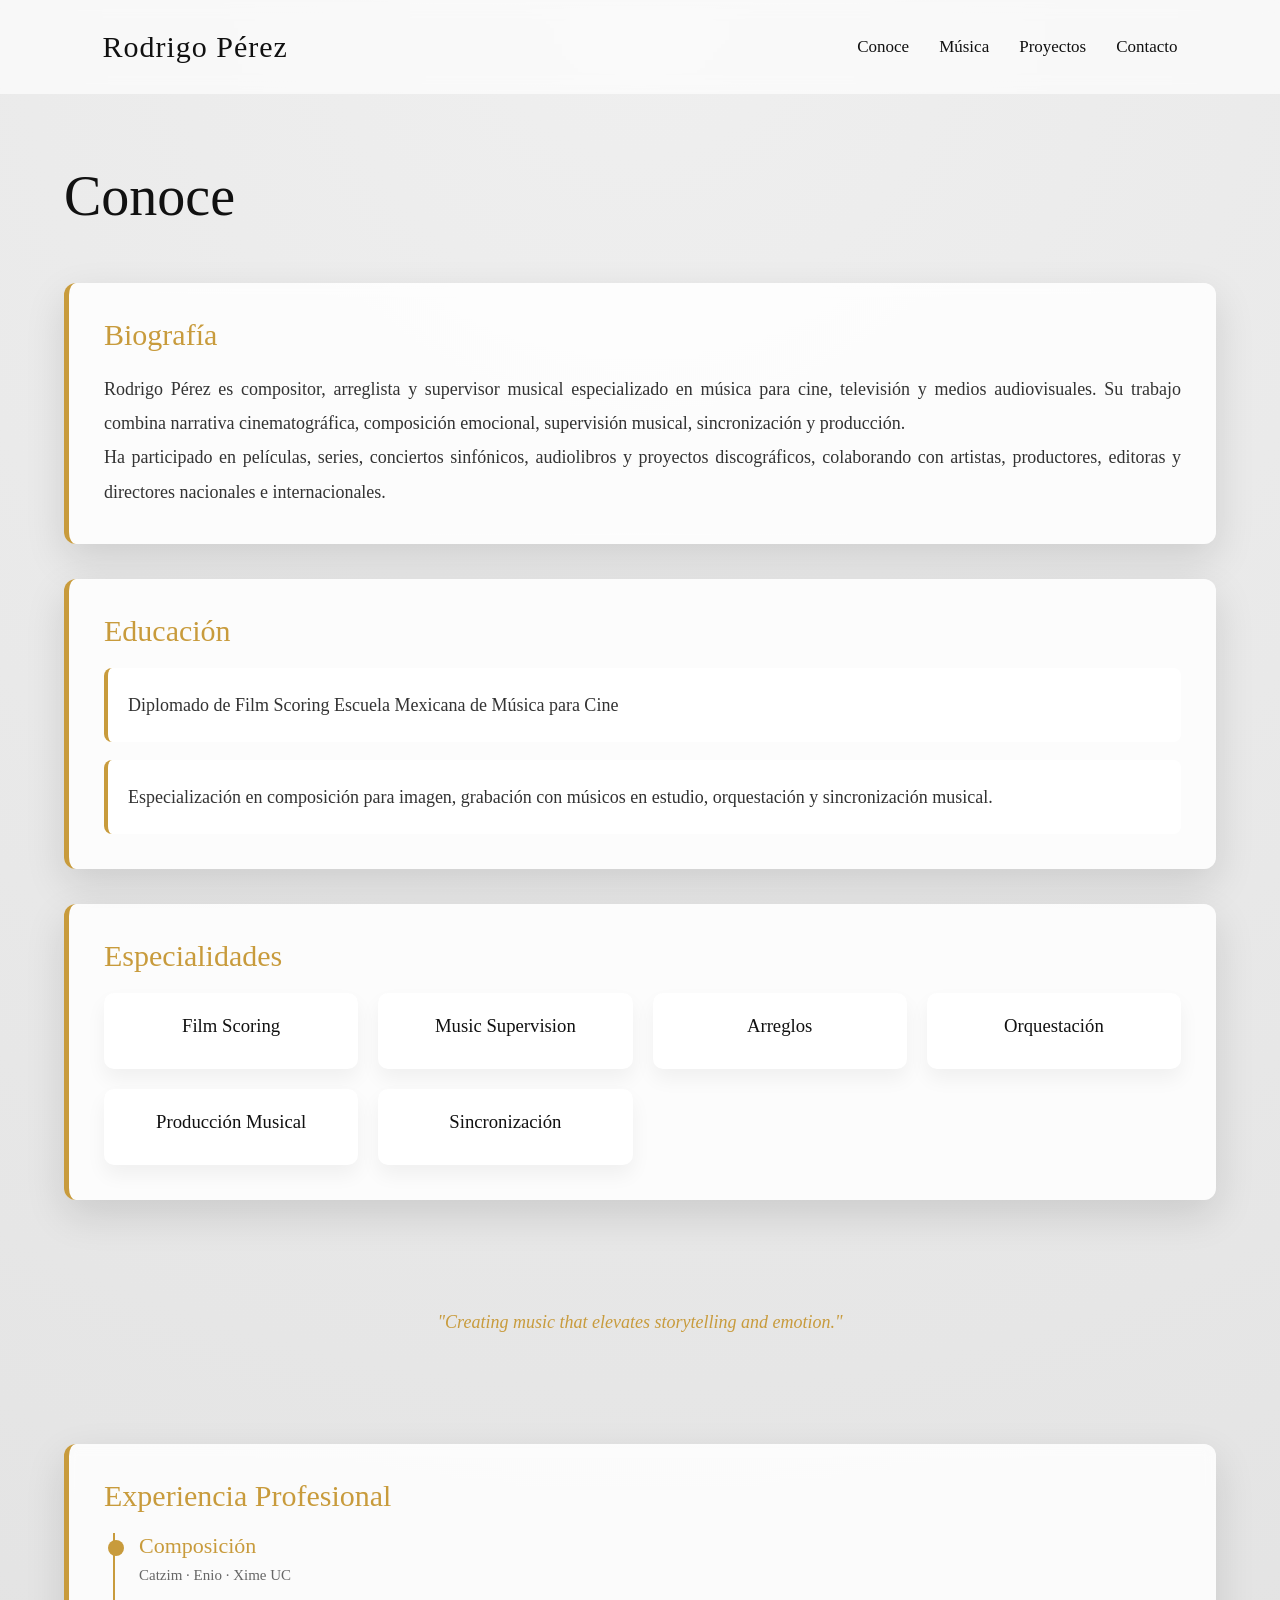
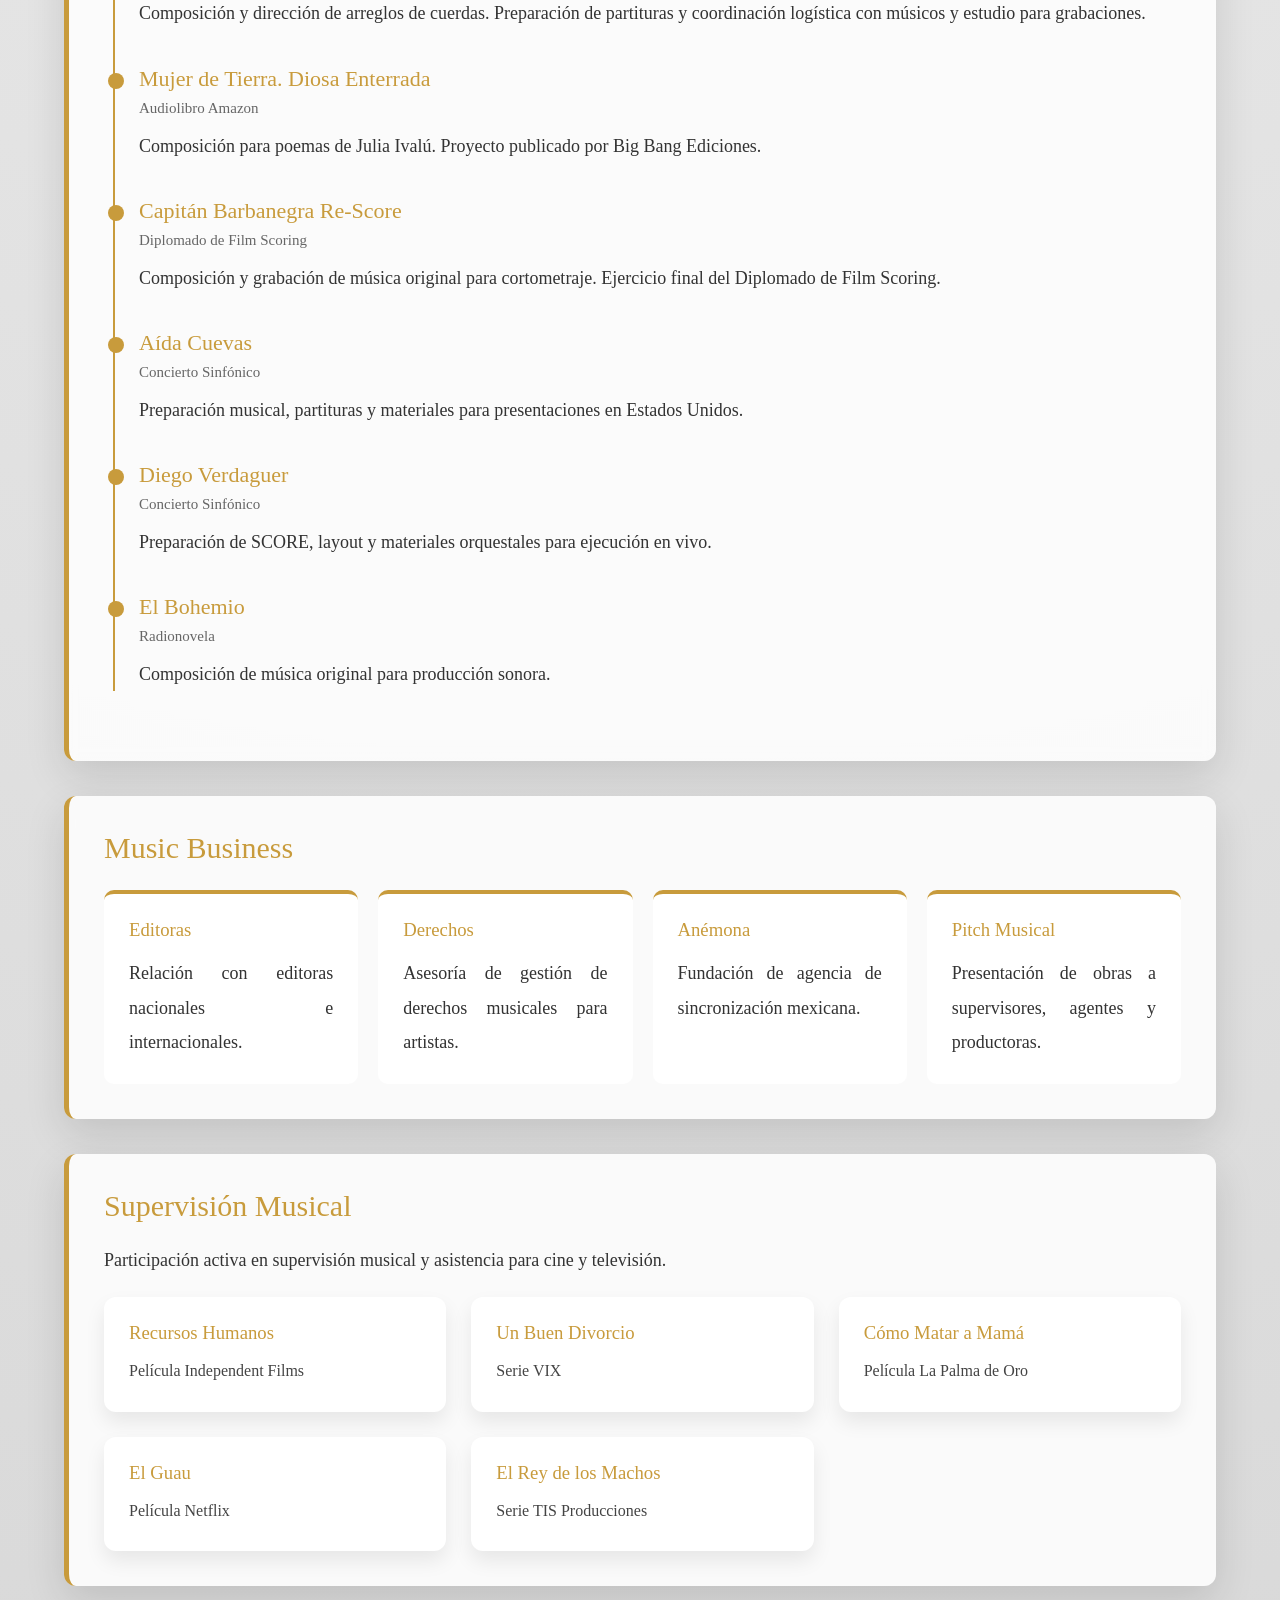
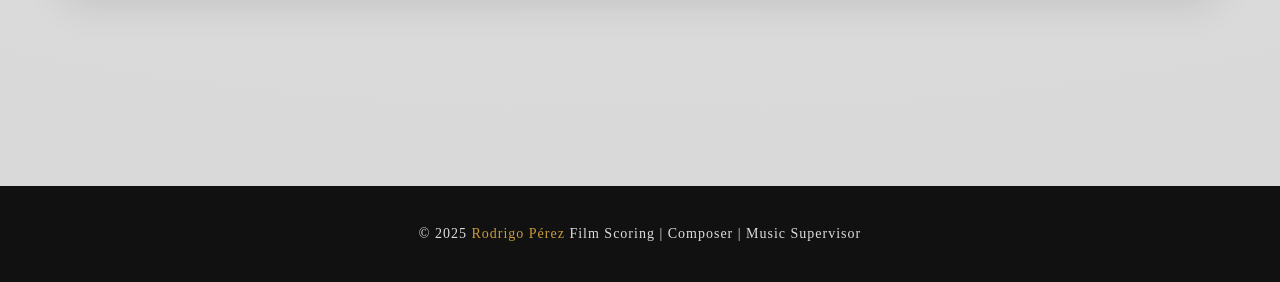
<file: conoce.html>
<!DOCTYPE html>
<html lang="es">

<head>

<meta charset="UTF-8">
<meta name="viewport" content="width=device-width, initial-scale=1.0">

<title>Conoce | Rodrigo Pérez</title>

<link rel="stylesheet" href="styles.css">

</head>

<body>

<header class="topbar">

<a href="index.html" class="logo">
Rodrigo Pérez
</a>

<nav>

<a href="conoce.html">Conoce</a>

<a href="musica.html">Música</a>

<a href="proyectos.html">Proyectos</a>

<a href="contacto.html">Contacto</a>

</nav>

</header>


<section class="page">

<h1>Conoce</h1>

<div class="bio-grid">

<!-- BIO -->

<div class="bio-card">

<h2>Biografía</h2>

<p>

Rodrigo Pérez es compositor, arreglista y supervisor musical especializado en música para cine, televisión y medios audiovisuales.

Su trabajo combina narrativa cinematográfica, composición emocional, supervisión musical, sincronización y producción.

</p>

<p>

Ha participado en películas, series, conciertos sinfónicos, audiolibros y proyectos discográficos, colaborando con artistas, productores, editoras y directores nacionales e internacionales.

</p>

</div>


<!-- EDUCACION -->

<div class="bio-card">

<h2>Educación</h2>

<div class="educacion">

<div class="educacion-item">

<p>

Diplomado de Film Scoring

Escuela Mexicana de Música para Cine

</p>

</div>

<div class="educacion-item">

<p>

Especialización en composición para imagen, grabación con músicos en estudio, orquestación y sincronización musical.

</p>

</div>

</div>

</div>


<!-- ESPECIALIDADES -->

<div class="bio-card">

<h2>Especialidades</h2>

<div class="skills-grid">

<div class="skill">
<h3>Film Scoring</h3>
</div>

<div class="skill">
<h3>Music Supervision</h3>
</div>

<div class="skill">
<h3>Arreglos</h3>
</div>

<div class="skill">
<h3>Orquestación</h3>
</div>

<div class="skill">
<h3>Producción Musical</h3>
</div>

<div class="skill">
<h3>Sincronización</h3>
</div>

</div>

</div>

<p class="quote">

"Creating music that elevates storytelling and emotion."

</p>


<!-- EXPERIENCIA -->

<div class="bio-card">

<h2>Experiencia Profesional</h2>

<div class="timeline">

<div class="timeline-item">

<h3>Composición</h3>

<span>Catzim · Enio · Xime UC</span>

<p>

Composición y dirección de arreglos de cuerdas.

Preparación de partituras y coordinación logística con músicos y estudio para grabaciones.

</p>

</div>


<div class="timeline-item">

<h3>Mujer de Tierra. Diosa Enterrada</h3>

<span>Audiolibro Amazon</span>

<p>

Composición para poemas de Julia Ivalú.

Proyecto publicado por Big Bang Ediciones.

</p>

</div>


<div class="timeline-item">

<h3>Capitán Barbanegra Re-Score</h3>

<span>Diplomado de Film Scoring</span>

<p>

Composición y grabación de música original para cortometraje.

Ejercicio final del Diplomado de Film Scoring.

</p>

</div>


<div class="timeline-item">

<h3>Aída Cuevas</h3>

<span>Concierto Sinfónico</span>

<p>

Preparación musical, partituras y materiales para presentaciones en Estados Unidos.

</p>

</div>


<div class="timeline-item">

<h3>Diego Verdaguer</h3>

<span>Concierto Sinfónico</span>

<p>

Preparación de SCORE, layout y materiales orquestales para ejecución en vivo.

</p>

</div>


<div class="timeline-item">

<h3>El Bohemio</h3>

<span>Radionovela</span>

<p>

Composición de música original para producción sonora.

</p>

</div>

</div>

</div>



<!-- BUSINESS -->

<div class="bio-card">

<h2>Music Business</h2>

<div class="business-grid">

<div class="business-card">

<h3>Editoras</h3>

<p>

Relación con editoras nacionales e internacionales.

</p>

</div>


<div class="business-card">

<h3>Derechos</h3>

<p>

Asesoría de gestión de derechos musicales para artistas.

</p>

</div>


<div class="business-card">

<h3>Anémona</h3>

<p>

Fundación de agencia de sincronización mexicana.

</p>

</div>


<div class="business-card">

<h3>Pitch Musical</h3>

<p>

Presentación de obras a supervisores, agentes y productoras.

</p>

</div>

</div>

</div>



<!-- SUPERVISION -->

<div class="bio-card">

<h2>Supervisión Musical</h2>

<p>

Participación activa en supervisión musical y asistencia para cine y televisión.

</p>

<div class="supervision">

<div class="supervision-card">

<h3>Recursos Humanos</h3>

<p>

Película

Independent Films

</p>

</div>


<div class="supervision-card">

<h3>Un Buen Divorcio</h3>

<p>

Serie

VIX

</p>

</div>


<div class="supervision-card">

<h3>Cómo Matar a Mamá</h3>

<p>

Película

La Palma de Oro

</p>

</div>


<div class="supervision-card">

<h3>El Guau</h3>

<p>

Película

Netflix

</p>

</div>


<div class="supervision-card">

<h3>El Rey de los Machos</h3>

<p>

Serie

TIS Producciones

</p>

</div>

</div>

</div>

</div>

</section>


<footer>

<p>

© 2025

<span>Rodrigo Pérez</span>

Film Scoring | Composer | Music Supervisor

</p>

</footer>


</body>

</html>
</file>
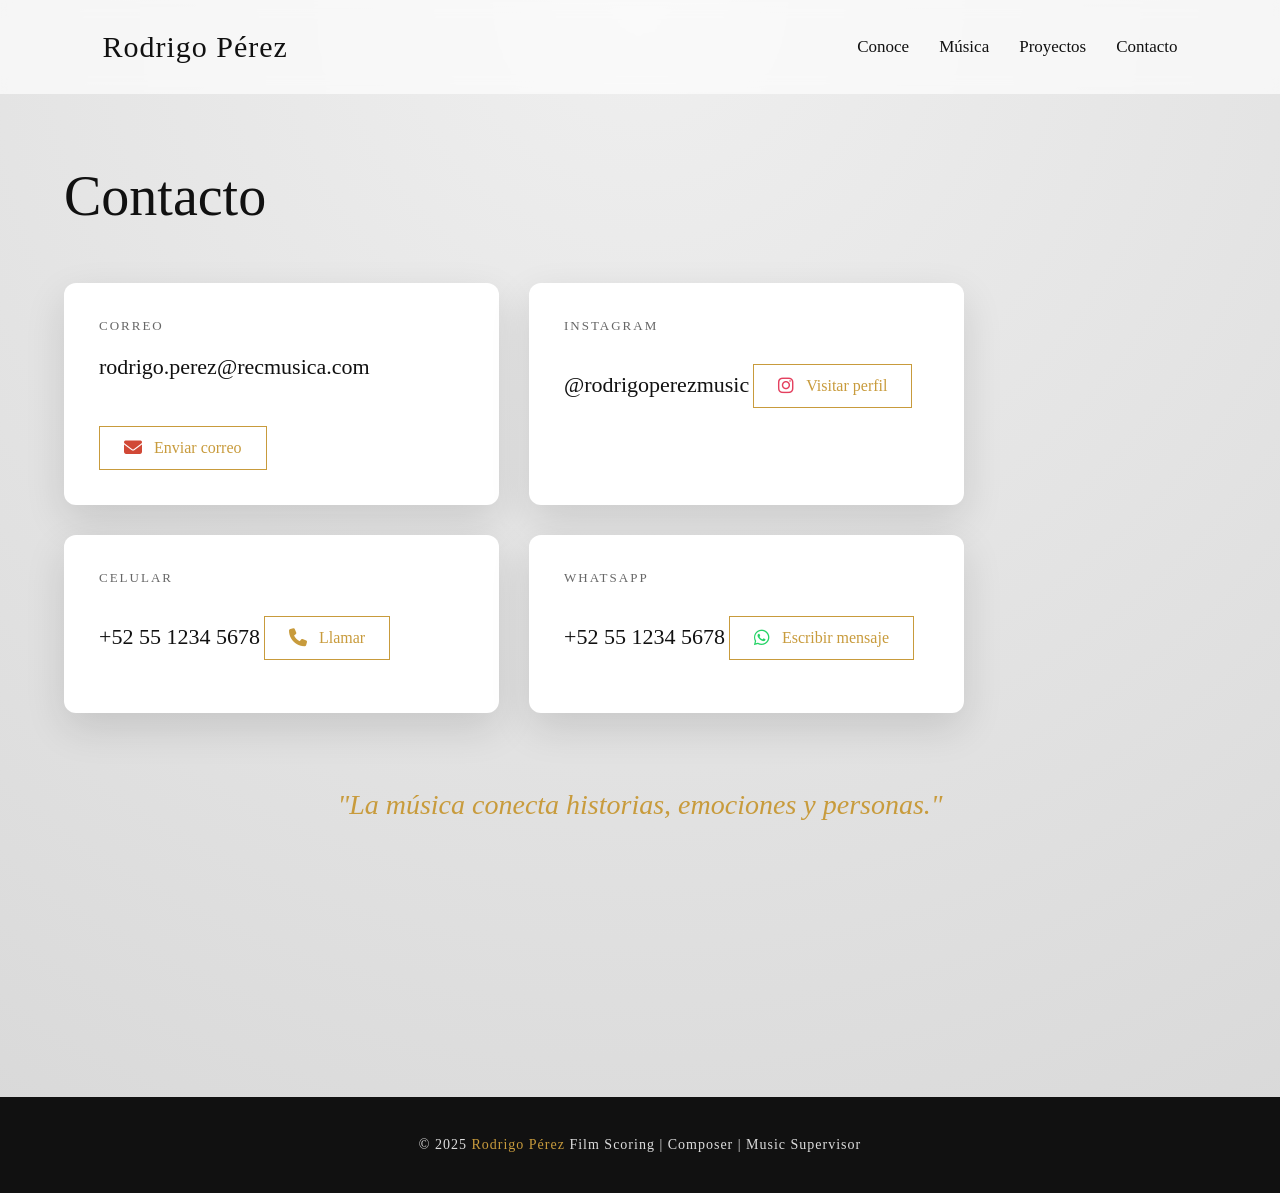
<file: contacto.html>
<!DOCTYPE html>
<html lang="es">

<head>

<meta charset="UTF-8">

<meta name="viewport"
content="width=device-width, initial-scale=1.0">

<title>Contacto | Rodrigo Pérez</title>

<link rel="stylesheet"
href="styles.css">

<link rel="stylesheet"
href="https://cdnjs.cloudflare.com/ajax/libs/font-awesome/6.5.2/css/all.min.css">

</head>

<body>

<header class="topbar">

<a href="index.html"
class="logo">

Rodrigo Pérez

</a>

<nav>

<a href="conoce.html">

Conoce

</a>

<a href="musica.html">

Música

</a>

<a href="proyectos.html">

Proyectos

</a>

<a href="contacto.html">

Contacto

</a>

</nav>

</header>


<section class="page">

<h1>Contacto</h1>

<div class="contact-grid">


<div class="contact-card">

<span>

Correo

</span>

<p>

rodrigo.perez@recmusica.com

</p>

<a class="contact-link"

href="mailto:rodrigo.perez@recmusica.com">

<i class="fa-solid fa-envelope icon"></i>

Enviar correo

</a>

</div>



<div class="contact-card">

<span>

Instagram

</span>

<p>

@rodrigoperezmusic

</p>

<a class="contact-link"

href="https://instagram.com/rodrigoperezmusic"

target="_blank">

<i class="fa-brands fa-instagram icon"></i>

Visitar perfil

</a>

</div>



<div class="contact-card">

<span>

Celular

</span>

<p>

+52 55 1234 5678

</p>

<a class="contact-link"

href="tel:+525512345678">

<i class="fa-solid fa-phone icon"></i>

Llamar

</a>

</div>



<div class="contact-card">

<span>

WhatsApp

</span>

<p>

+52 55 1234 5678

</p>

<a class="contact-link"

href="https://wa.me/525512345678"

target="_blank">

<i class="fa-brands fa-whatsapp icon"></i>

Escribir mensaje

</a>

</div>



</div>


<div class="quote">

"La música conecta historias, emociones y personas."

</div>


</section>



<footer>

<p>

© 2025

<span>

Rodrigo Pérez

</span>

Film Scoring | Composer | Music Supervisor

</p>

</footer>

</body>

</html>
</file>
<file: styles.css>
/* =======================================================
   RODRIGO PÉREZ
   Film Scoring | Composer | Music Supervisor
   styles.css
   PARTE 1 - Base General + Home
======================================================= */

/* ==========================
   RESET
========================== */

*{
    margin:0;
    padding:0;
    box-sizing:border-box;
}

html{
    scroll-behavior:smooth;
}

body{
    font-family: Georgia, "Times New Roman", serif;
    background:#d9d9d9;
    color:#111;
    overflow-x:hidden;
    animation:fadePage .8s ease;
}

/* ==========================
   VARIABLES
========================== */

:root{

    --gris:#d9d9d9;
    --gris-claro:#eeeeee;
    --gris-oscuro:#444;

    --negro:#111111;

    --ambar:#c89b3c;
    --ambar-hover:#ddb75c;

    --blanco:#ffffff;

    --shadow:0 15px 40px rgba(0,0,0,.12);

    --radius:10px;

}

/* ==========================
   FONDO GENERAL
========================== */

body{

    background:
        radial-gradient(circle at top,#efefef,#d8d8d8);

}

/* ==========================
   ANIMACIONES
========================== */

@keyframes fadePage{

    from{

        opacity:0;
        transform:translateY(15px);

    }

    to{

        opacity:1;
        transform:translateY(0);

    }

}

@keyframes fadeUp{

    from{

        opacity:0;
        transform:translateY(35px);

    }

    to{

        opacity:1;
        transform:translateY(0);

    }

}

@keyframes zoomVideo{

    from{

        transform:translate(-50%,-50%) scale(1);

    }

    to{

        transform:translate(-50%,-50%) scale(1.08);

    }

}

/* ==========================
   VIDEO DE FONDO
========================== */

.bg-video{

    position:fixed;

    top:50%;
    left:50%;

    min-width:100%;
    min-height:100%;

    width:auto;
    height:auto;

    transform:translate(-50%,-50%);

    object-fit:cover;

    z-index:-5;

    animation:zoomVideo 25s ease-in-out infinite alternate;

}

/* ==========================
   OVERLAY
========================== */

.overlay{

    position:fixed;

    inset:0;

    background:
        linear-gradient(
            rgba(20,20,20,.45),
            rgba(10,10,10,.60)
        );

    z-index:-4;

}

/* ==========================
   HOME
========================== */

.hero{

    height:100vh;

    display:flex;

    justify-content:flex-start;

    align-items:center;

    padding-left:8%;

    position:relative;

}

.hero-content{

    color:white;

    animation:fadeUp 1.2s;

    max-width:700px;

}

.hero-content h1{

    font-size:80px;

    font-weight:300;

    letter-spacing:2px;

}

.hero-content h2{

    margin-top:15px;

    font-style:italic;

    font-size:38px;

    color:var(--ambar);

    font-weight:400;

}

.hero-content p{

    margin-top:20px;

    font-size:22px;

    letter-spacing:1px;

    color:#e5e5e5;

}

/* ==========================
   MENÚ HOME
========================== */

.menu{

    position:absolute;

    bottom:50px;

    right:60px;

    display:flex;

    flex-direction:column;

    gap:18px;

    animation:fadeUp 1.5s;

}

.menu a{

    color:white;

    text-decoration:none;

    font-size:24px;

    position:relative;

    width:fit-content;

    transition:.3s;

}

.menu a::after{

    content:"";

    position:absolute;

    left:0;

    bottom:-6px;

    width:0;

    height:2px;

    background:var(--ambar);

    transition:.35s;

}

.menu a:hover{

    color:var(--ambar);

}

.menu a:hover::after{

    width:100%;

}

/* ==========================
   HEADER INTERNO
========================== */

.topbar{

    display:flex;

    justify-content:space-between;

    align-items:center;

    padding:30px 8%;

    background:rgba(255,255,255,.65);

    backdrop-filter:blur(8px);

    position:sticky;

    top:0;

    z-index:100;

}

.logo{

    text-decoration:none;

    color:var(--negro);

    font-size:30px;

    letter-spacing:1px;

}

.topbar nav{

    display:flex;

    gap:30px;

}

.topbar nav a{

    text-decoration:none;

    color:var(--negro);

    font-size:17px;

    position:relative;

}

.topbar nav a::after{

    content:"";

    position:absolute;

    left:0;

    bottom:-6px;

    width:0;

    height:2px;

    background:var(--ambar);

    transition:.35s;

}

.topbar nav a:hover{

    color:var(--ambar);

}

.topbar nav a:hover::after{

    width:100%;

}

/* ==========================
   PÁGINAS
========================== */

.page{

    width:min(1200px,90%);

    margin:auto;

    padding:70px 0 100px;

}

.page h1{

    font-size:56px;

    margin-bottom:55px;

    color:var(--negro);

    font-weight:300;

}

.page h2{

    color:var(--ambar);

    font-weight:400;

    margin-bottom:20px;

}

.page p{

    line-height:1.9;

    font-size:18px;

}

/* ==========================
   TARJETAS
========================== */

.card{

    background:white;

    border-radius:var(--radius);

    padding:35px;

    box-shadow:var(--shadow);

    transition:.35s;

}

.card:hover{

    transform:translateY(-6px);

}

/* ==========================
   BOTONES
========================== */

.btn{

    display:inline-block;

    margin-top:25px;

    padding:12px 30px;

    border:2px solid var(--ambar);

    color:var(--ambar);

    text-decoration:none;

    transition:.35s;

    letter-spacing:1px;

}

.btn:hover{

    background:var(--ambar);

    color:white;

}

/* ==========================
   IMÁGENES
========================== */

img{

    max-width:100%;

    display:block;

}

/* ==========================
   FOOTER
========================== */

footer{

    text-align:center;

    padding:50px;

    color:#666;

    font-size:15px;

}

/* ==========================
   RESPONSIVE
========================== */

@media(max-width:900px){

.hero{

padding:40px;

}

.hero-content h1{

font-size:52px;

}

.hero-content h2{

font-size:28px;

}

.hero-content p{

font-size:18px;

}

.menu{

right:30px;

bottom:30px;

}

.menu a{

font-size:20px;

}

.topbar{

flex-direction:column;

gap:20px;

}

.topbar nav{

flex-wrap:wrap;

justify-content:center;

}

.page h1{

font-size:42px;

}

}

/* =======================================================
   PARTE 2 - CONOCE
======================================================= */

/* ==========================
   CONTENEDOR GENERAL
========================== */

.bio-grid{

    display:grid;

    grid-template-columns:1fr;

    gap:35px;

}

/* ==========================
   TARJETAS
========================== */

.bio-card{

    background:rgba(255,255,255,.85);

    backdrop-filter:blur(6px);

    border-left:5px solid var(--ambar);

    border-radius:12px;

    padding:35px;

    box-shadow:var(--shadow);

    transition:.35s;

}

.bio-card:hover{

    transform:translateY(-6px);

}

.bio-card h2{

    font-size:30px;

    color:var(--ambar);

    margin-bottom:20px;

    font-weight:400;

}

.bio-card p{

    text-align:justify;

    color:#333;

    line-height:1.9;

}

/* ==========================
   LISTAS
========================== */

.bio-card ul{

    list-style:none;

    margin-top:15px;

}

.bio-card li{

    position:relative;

    padding-left:28px;

    margin-bottom:15px;

    line-height:1.8;

    color:#333;

}

.bio-card li::before{

    content:"●";

    position:absolute;

    left:0;

    color:var(--ambar);

    font-size:15px;

}

/* ==========================
   EDUCACIÓN
========================== */

.educacion{

    display:grid;

    gap:18px;

}

.educacion-item{

    background:white;

    padding:20px;

    border-radius:8px;

    border-left:4px solid var(--ambar);

}

/* ==========================
   ESPECIALIDADES
========================== */

.skills-grid{

    display:grid;

    grid-template-columns:repeat(auto-fit,minmax(240px,1fr));

    gap:20px;

    margin-top:20px;

}

.skill{

    background:white;

    padding:22px;

    border-radius:10px;

    text-align:center;

    transition:.35s;

    box-shadow:0 10px 20px rgba(0,0,0,.05);

}

.skill:hover{

    background:var(--ambar);

    color:white;

    transform:translateY(-5px);

}

.skill h3{

    font-weight:400;

    margin-bottom:10px;

}

/* ==========================
   TIMELINE EXPERIENCIA
========================== */

.timeline{

    position:relative;

    margin-top:20px;

    padding-left:35px;

}

.timeline::before{

    content:"";

    position:absolute;

    left:9px;

    top:0;

    width:2px;

    height:100%;

    background:var(--ambar);

}

.timeline-item{

    position:relative;

    margin-bottom:35px;

}

.timeline-item::before{

    content:"";

    position:absolute;

    left:-31px;

    top:7px;

    width:16px;

    height:16px;

    border-radius:50%;

    background:var(--ambar);

}

.timeline-item h3{

    color:var(--ambar);

    font-weight:400;

    margin-bottom:8px;

    font-size:22px;

}

.timeline-item span{

    display:block;

    color:#666;

    margin-bottom:12px;

    font-size:15px;

}

.timeline-item p{

    color:#333;

}

/* ==========================
   MUSIC BUSINESS
========================== */

.business-grid{

    display:grid;

    grid-template-columns:repeat(auto-fit,minmax(250px,1fr));

    gap:20px;

    margin-top:25px;

}

.business-card{

    background:white;

    padding:25px;

    border-radius:10px;

    border-top:4px solid var(--ambar);

    transition:.3s;

}

.business-card:hover{

    transform:translateY(-5px);

}

.business-card h3{

    margin-bottom:15px;

    color:var(--ambar);

    font-weight:400;

}

/* ==========================
   SUPERVISIÓN MUSICAL
========================== */

.supervision{

    display:grid;

    grid-template-columns:repeat(auto-fit,minmax(280px,1fr));

    gap:25px;

    margin-top:20px;

}

.supervision-card{

    background:white;

    padding:25px;

    border-radius:12px;

    box-shadow:0 10px 20px rgba(0,0,0,.08);

    transition:.35s;

}

.supervision-card:hover{

    transform:translateY(-6px);

}

.supervision-card h3{

    color:var(--ambar);

    margin-bottom:12px;

    font-weight:400;

}

.supervision-card p{

    font-size:16px;

    color:#444;

}

/* ==========================
   FRASE DESTACADA
========================== */

.quote{

    text-align:center;

    font-size:28px;

    font-style:italic;

    color:var(--ambar);

    margin:70px 0;

    line-height:1.6;

}

/* ==========================
   RESPONSIVE
========================== */

@media(max-width:900px){

.skills-grid{

grid-template-columns:1fr;

}

.business-grid{

grid-template-columns:1fr;

}

.supervision{

grid-template-columns:1fr;

}

.timeline{

padding-left:25px;

}

}

/* =======================================================
   PARTE 3 - MÚSICA
======================================================= */

/* ==========================
   TÍTULOS DE SECCIÓN
========================== */

.media-block{

    margin-bottom:80px;

}

.media-block h2{

    font-size:34px;

    color:var(--ambar);

    font-weight:400;

    margin-bottom:35px;

    letter-spacing:1px;

    position:relative;

}

.media-block h2::after{

    content:"";

    display:block;

    width:80px;

    height:3px;

    margin-top:10px;

    background:var(--ambar);

}

/* ==========================
   AUDIOS
========================== */

.audio-list{

    display:flex;

    flex-direction:column;

    gap:25px;

}

.audio-card{

    background:white;

    border-radius:12px;

    padding:25px 30px;

    box-shadow:var(--shadow);

    border-left:5px solid var(--ambar);

    transition:.35s;

}

.audio-card:hover{

    transform:translateY(-5px);

}

.audio-card h3{

    color:var(--negro);

    font-weight:400;

    font-size:22px;

    margin-bottom:18px;

    letter-spacing:.5px;

}

/* Reproductor */

.audio-card audio{

    width:100%;

    height:45px;

}

/* Texto descriptivo opcional */

.audio-card p{

    margin-top:12px;

    color:#666;

    font-size:15px;

}

/* ==========================
   GALERÍA
========================== */

.gallery-grid{

    display:grid;

    grid-template-columns:repeat(auto-fit,minmax(260px,1fr));

    gap:25px;

}

.gallery-item{

    position:relative;

    overflow:hidden;

    border-radius:12px;

    box-shadow:var(--shadow);

    cursor:pointer;

}

.gallery-item img{

    width:100%;

    height:300px;

    object-fit:cover;

    transition:.5s;

    filter:grayscale(100%);

}

/* Hover */

.gallery-item:hover img{

    transform:scale(1.08);

    filter:grayscale(0%);

}

/* Overlay */

.gallery-overlay{

    position:absolute;

    inset:0;

    background:linear-gradient(

        transparent,

        rgba(0,0,0,.75)

    );

    display:flex;

    align-items:flex-end;

    padding:20px;

    opacity:0;

    transition:.35s;

}

.gallery-item:hover .gallery-overlay{

    opacity:1;

}

.gallery-overlay h3{

    color:white;

    font-size:20px;

    font-weight:400;

}

/* ==========================
   FOTO DESTACADA
========================== */

.feature-photo{

    width:100%;

    margin:60px 0;

    border-radius:15px;

    overflow:hidden;

    box-shadow:var(--shadow);

}

.feature-photo img{

    width:100%;

    max-height:600px;

    object-fit:cover;

}

/* ==========================
   CITA
========================== */

.music-quote{

    text-align:center;

    margin:70px auto;

    max-width:900px;

}

.music-quote p{

    font-size:28px;

    color:var(--ambar);

    font-style:italic;

    line-height:1.7;

}

/* ==========================
   RESPONSIVE
========================== */

@media(max-width:900px){

.audio-card{

padding:20px;

}

.audio-card h3{

font-size:20px;

}

.gallery-grid{

grid-template-columns:1fr;

}

.gallery-item img{

height:240px;

}

.music-quote p{

font-size:22px;

}

}

/* =======================================================
   PARTE 4 - PROYECTOS
=======================================================*/

.projects-grid{

display:grid;

grid-template-columns:
repeat(auto-fit,minmax(350px,1fr));

gap:35px;

margin-top:40px;

}

.project-card{

background:white;

border-radius:15px;

overflow:hidden;

box-shadow:var(--shadow);

transition:.4s;

}

.project-card:hover{

transform:translateY(-8px);

}

.project-image{

height:240px;

overflow:hidden;

}

.project-image img{

width:100%;

height:100%;

object-fit:cover;

transition:.5s;

}

.project-card:hover img{

transform:scale(1.05);

}

.project-content{

padding:30px;

}

.project-content h2{

font-size:24px;

margin-bottom:10px;

color:var(--ambar);

}

.project-meta{

display:flex;

gap:15px;

margin-bottom:20px;

font-size:14px;

color:#666;

}

.project-content p{

line-height:1.8;

margin-bottom:20px;

}

.project-btn{

display:inline-block;

padding:12px 25px;

border:1px solid var(--ambar);

text-decoration:none;

color:var(--ambar);

transition:.3s;

}

.project-btn:hover{

background:var(--ambar);

color:white;

}


/* =======================================================
   PARTE 5 - CONTACTO
=======================================================*/

.contact-grid{

display:grid;

gap:30px;

max-width:900px;

}

.contact-card{

background:white;

padding:30px;

border-radius:12px;

box-shadow:var(--shadow);

transition:.4s;

}

.contact-card:hover{

transform:translateY(-5px);

}

.contact-card span{

display:block;

font-size:13px;

letter-spacing:2px;

color:#666;

text-transform:uppercase;

margin-bottom:10px;

}

.contact-card p{

font-size:22px;

position:relative;

display:inline-block;

}

.contact-card p::after{

content:"";

position:absolute;

left:0;

bottom:-5px;

width:0;

height:2px;

background:var(--ambar);

transition:.4s;

}

.contact-card:hover p::after{

width:100%;

}

.contact-link{

display:inline-flex;

align-items:center;

gap:10px;

margin-top:18px;

padding:12px 25px;

border:1px solid var(--ambar);

text-decoration:none;

color:var(--ambar);

transition:.3s;

}

.contact-link:hover{

background:var(--ambar);

color:white;

}

.icon{

font-size:18px;

transition:.3s;

}

.contact-link:hover .icon{

transform:translateX(4px);

}

/* =======================================================
   FOOTER
=======================================================*/

footer{

margin-top:100px;

padding:40px;

text-align:center;

background:#111;

color:#ddd;

}

footer p{

font-size:14px;

letter-spacing:1px;

}

footer span{

color:var(--ambar);

}

/* =======================================================
   RESPONSIVE
=======================================================*/

@media(max-width:900px){

.projects-grid{

grid-template-columns:1fr;

}

.contact-grid{

grid-template-columns:1fr;

}

.hero-content{

left:8%;

top:35%;

}

.hero-content h1{

font-size:52px;

}

.hero-content h2{

font-size:28px;

}

.hero-content p{

font-size:18px;

}

.menu{

bottom:35px;

right:35px;

}

.menu a{

font-size:22px;

}

.page h1{

font-size:42px;

}

}

@media(max-width:600px){

.hero-content h1{

font-size:38px;

}

.hero-content h2{

font-size:22px;

}

.hero-content p{

font-size:16px;

}

.menu{

gap:10px;

}

.menu a{

font-size:18px;

}

}

/* =====================================================
CONTACTO
===================================================== */

.contact-grid{

display:grid;

grid-template-columns:
repeat(auto-fit,minmax(320px,1fr));

gap:30px;

margin-top:40px;

}


.contact-card{

background:white;

padding:35px;

border-radius:12px;

box-shadow:var(--shadow);

transition:.35s;

position:relative;

overflow:hidden;

}


.contact-card:hover{

transform:translateY(-6px);

}


.contact-card span{

display:block;

font-size:13px;

letter-spacing:2px;

text-transform:uppercase;

color:#666;

margin-bottom:12px;

}


.contact-card p{

font-size:22px;

margin-bottom:20px;

position:relative;

display:inline-block;

}


.contact-card p::after{

content:"";

position:absolute;

left:0;

bottom:-6px;

width:0;

height:2px;

background:var(--ambar);

transition:.4s;

}


.contact-card:hover p::after{

width:100%;

}


.contact-link{

display:inline-flex;

align-items:center;

gap:12px;

padding:12px 24px;

border:1px solid var(--ambar);

text-decoration:none;

color:var(--ambar);

transition:.3s;

}


.contact-link:hover{

background:var(--ambar);

color:white;

}


.icon{

font-size:18px;

transition:.35s;

}


.contact-link:hover .icon{

transform:translateX(5px);

}


.fa-instagram{

color:#E4405F;

}


.fa-whatsapp{

color:#25D366;

}


.fa-envelope{

color:#d14836;

}


.fa-phone{

color:var(--ambar);

}
</file>
